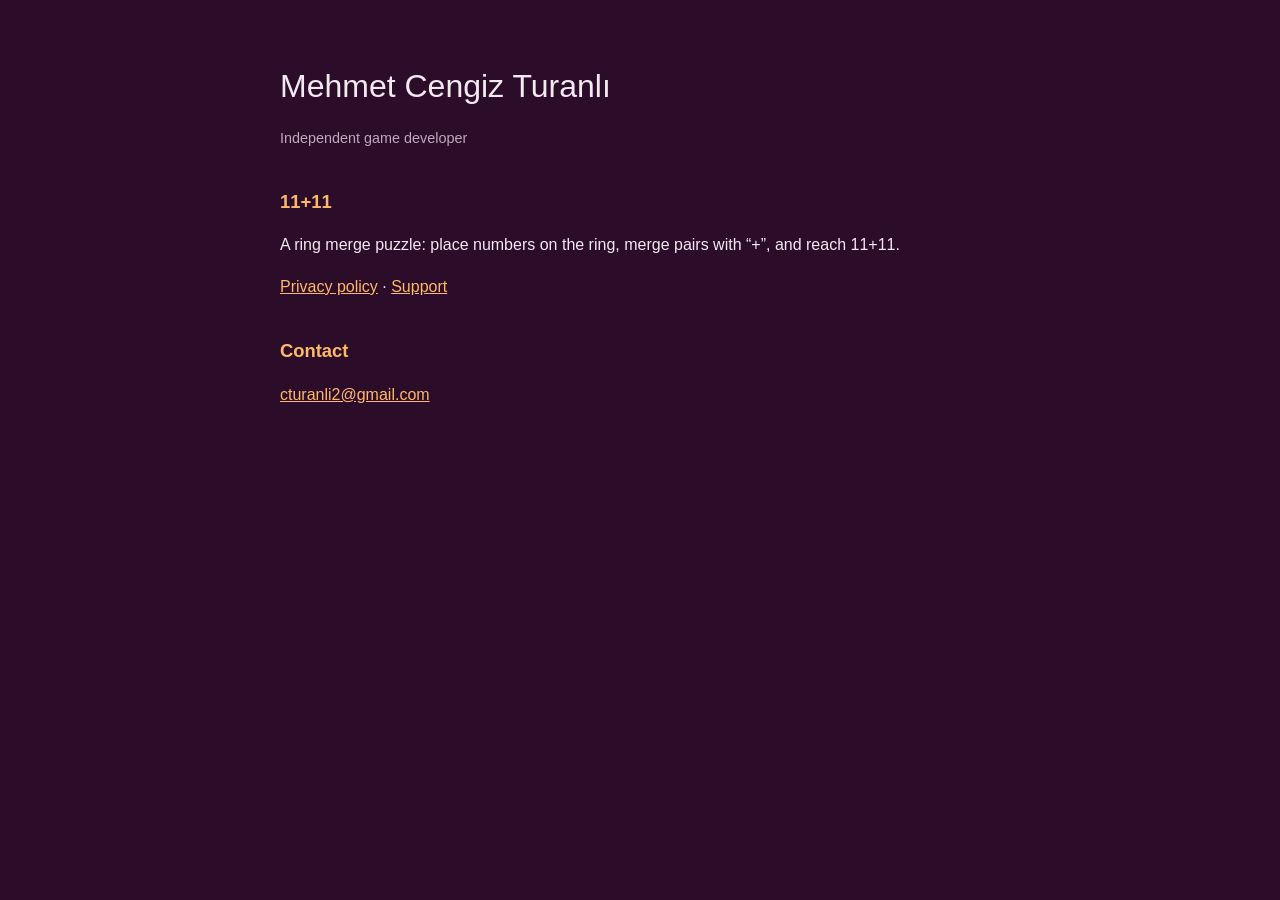
<file: index.html>
<!DOCTYPE html>
<html lang="en">
<head>
<meta charset="utf-8">
<meta name="viewport" content="width=device-width, initial-scale=1">
<title>Mehmet Cengiz Turanlı — Apps</title>
<link rel="stylesheet" href="/style.css">
</head>
<body>
<main>
  <h1>Mehmet Cengiz Turanlı</h1>
  <p class="dim">Independent game developer</p>

  <h2>11+11</h2>
  <p>A ring merge puzzle: place numbers on the ring, merge pairs with “+”, and reach 11+11.</p>
  <p><a href="/11plus11/privacy.html">Privacy policy</a> · <a href="/11plus11/support.html">Support</a></p>

  <h2>Contact</h2>
  <p><a href="mailto:cturanli2@gmail.com">cturanli2@gmail.com</a></p>
</main>
</body>
</html>
</file>
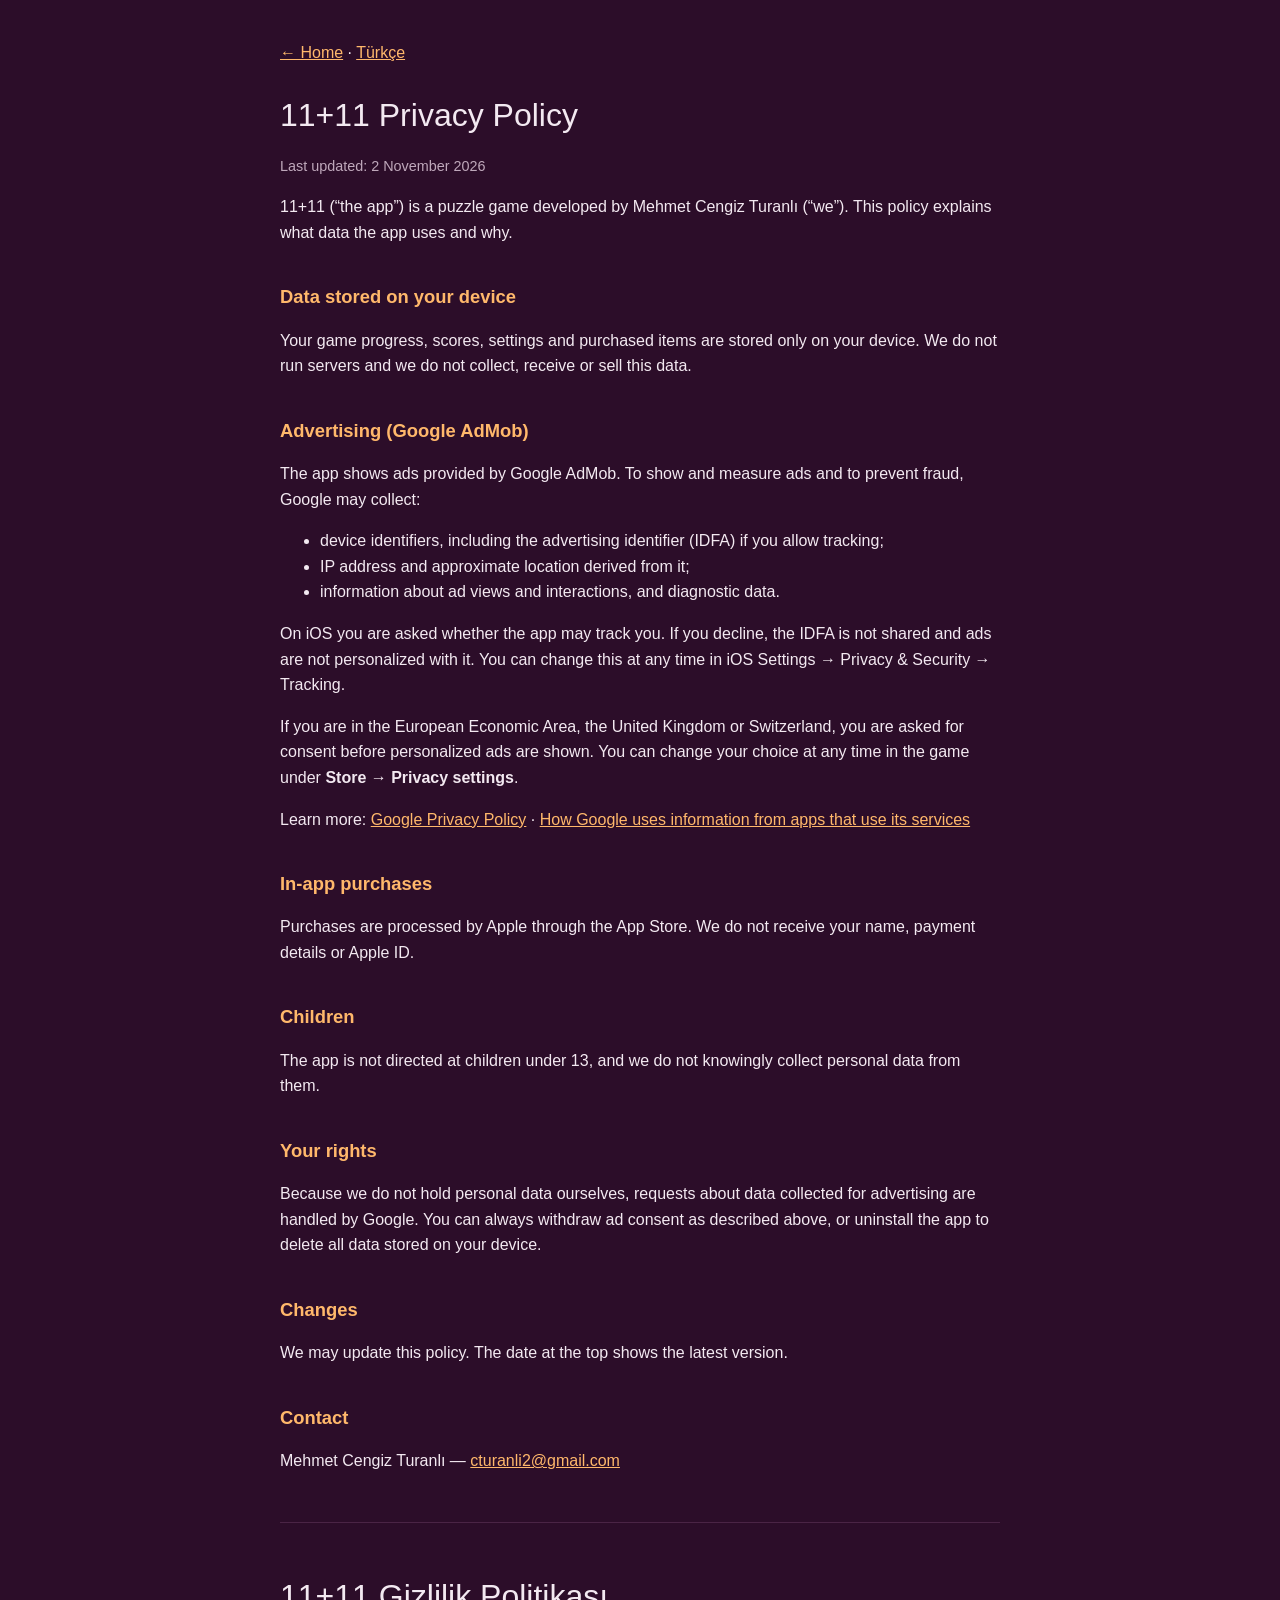
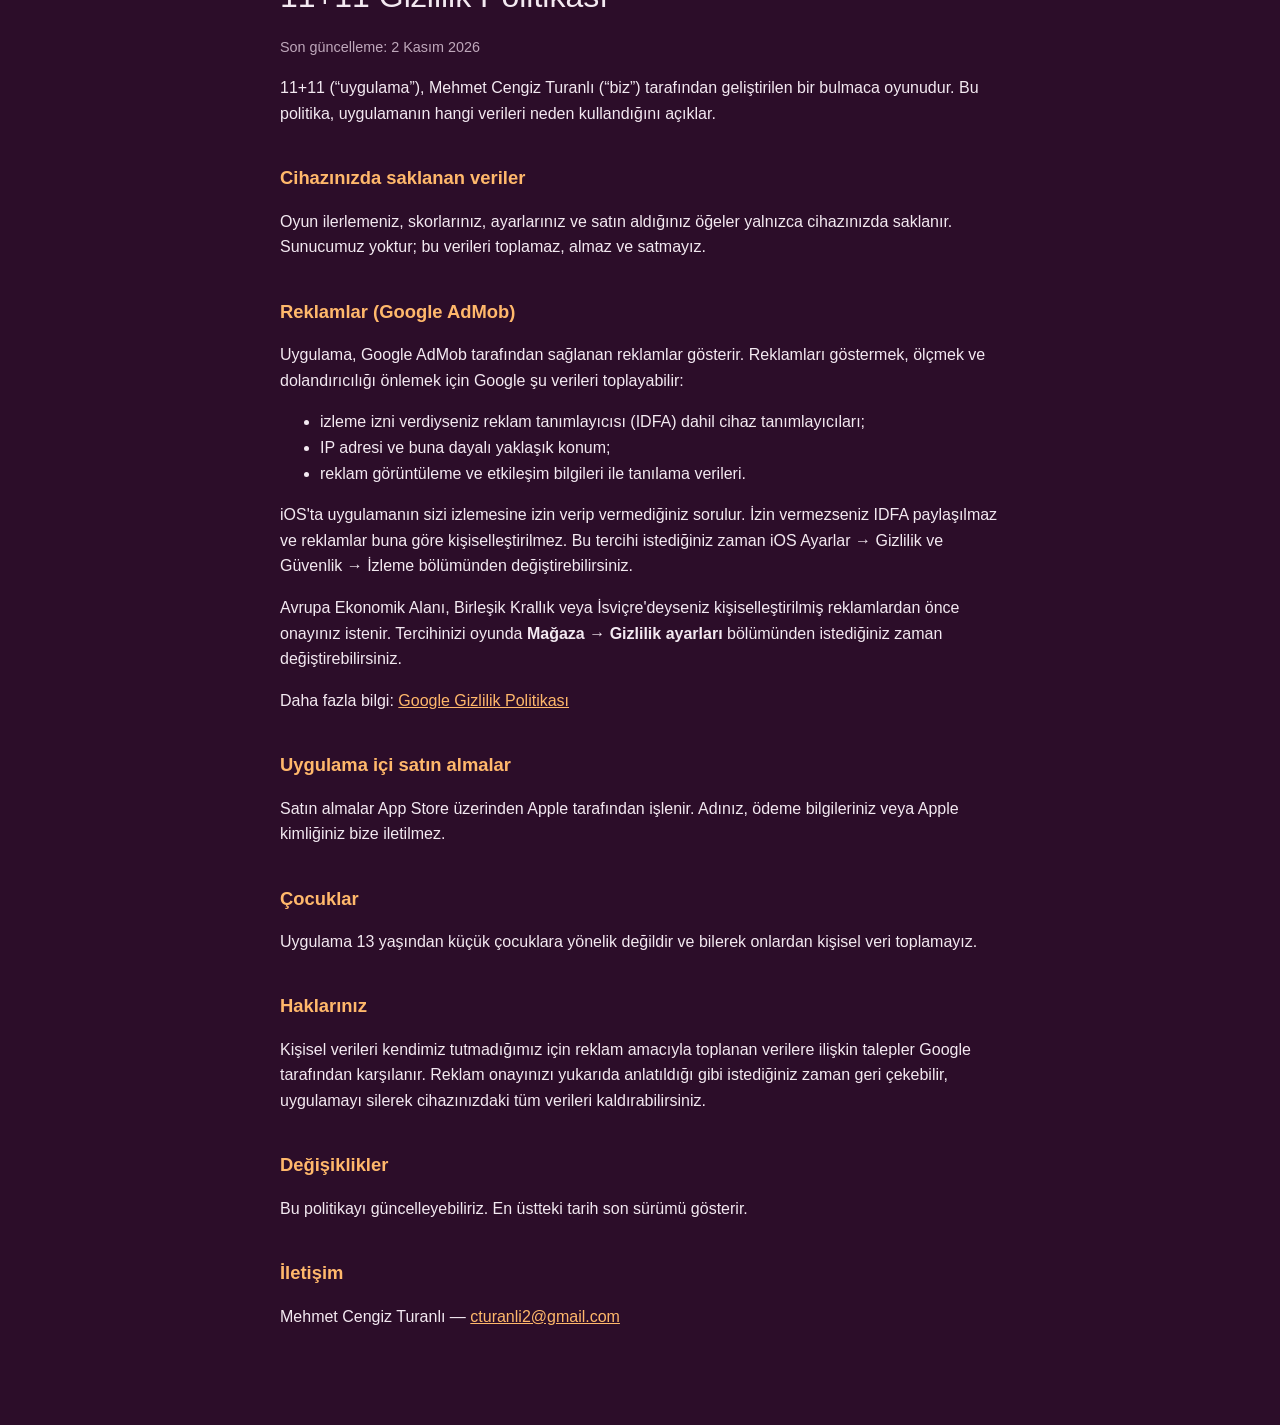
<file: 11plus11/privacy.html>
<!DOCTYPE html>
<html lang="en">
<head>
<meta charset="utf-8">
<meta name="viewport" content="width=device-width, initial-scale=1">
<title>11+11 — Privacy Policy</title>
<link rel="stylesheet" href="/style.css">
</head>
<body>
<main>
  <nav><a href="/">← Home</a> · <a href="#tr">Türkçe</a></nav>

  <h1>11+11 Privacy Policy</h1>
  <p class="dim">Last updated: 2 November 2026</p>

  <p>11+11 (“the app”) is a puzzle game developed by Mehmet Cengiz Turanlı (“we”). This policy explains what data the app uses and why.</p>

  <h2>Data stored on your device</h2>
  <p>Your game progress, scores, settings and purchased items are stored only on your device. We do not run servers and we do not collect, receive or sell this data.</p>

  <h2>Advertising (Google AdMob)</h2>
  <p>The app shows ads provided by Google AdMob. To show and measure ads and to prevent fraud, Google may collect:</p>
  <ul>
    <li>device identifiers, including the advertising identifier (IDFA) if you allow tracking;</li>
    <li>IP address and approximate location derived from it;</li>
    <li>information about ad views and interactions, and diagnostic data.</li>
  </ul>
  <p>On iOS you are asked whether the app may track you. If you decline, the IDFA is not shared and ads are not personalized with it. You can change this at any time in iOS Settings → Privacy &amp; Security → Tracking.</p>
  <p>If you are in the European Economic Area, the United Kingdom or Switzerland, you are asked for consent before personalized ads are shown. You can change your choice at any time in the game under <b>Store → Privacy settings</b>.</p>
  <p>Learn more: <a href="https://policies.google.com/privacy">Google Privacy Policy</a> ·
     <a href="https://policies.google.com/technologies/partner-sites">How Google uses information from apps that use its services</a></p>

  <h2>In-app purchases</h2>
  <p>Purchases are processed by Apple through the App Store. We do not receive your name, payment details or Apple ID.</p>

  <h2>Children</h2>
  <p>The app is not directed at children under 13, and we do not knowingly collect personal data from them.</p>

  <h2>Your rights</h2>
  <p>Because we do not hold personal data ourselves, requests about data collected for advertising are handled by Google. You can always withdraw ad consent as described above, or uninstall the app to delete all data stored on your device.</p>

  <h2>Changes</h2>
  <p>We may update this policy. The date at the top shows the latest version.</p>

  <h2>Contact</h2>
  <p>Mehmet Cengiz Turanlı — <a href="mailto:cturanli2@gmail.com">cturanli2@gmail.com</a></p>

  <hr>

  <h1 id="tr">11+11 Gizlilik Politikası</h1>
  <p class="dim">Son güncelleme: 2 Kasım 2026</p>

  <p>11+11 (“uygulama”), Mehmet Cengiz Turanlı (“biz”) tarafından geliştirilen bir bulmaca oyunudur. Bu politika, uygulamanın hangi verileri neden kullandığını açıklar.</p>

  <h2>Cihazınızda saklanan veriler</h2>
  <p>Oyun ilerlemeniz, skorlarınız, ayarlarınız ve satın aldığınız öğeler yalnızca cihazınızda saklanır. Sunucumuz yoktur; bu verileri toplamaz, almaz ve satmayız.</p>

  <h2>Reklamlar (Google AdMob)</h2>
  <p>Uygulama, Google AdMob tarafından sağlanan reklamlar gösterir. Reklamları göstermek, ölçmek ve dolandırıcılığı önlemek için Google şu verileri toplayabilir:</p>
  <ul>
    <li>izleme izni verdiyseniz reklam tanımlayıcısı (IDFA) dahil cihaz tanımlayıcıları;</li>
    <li>IP adresi ve buna dayalı yaklaşık konum;</li>
    <li>reklam görüntüleme ve etkileşim bilgileri ile tanılama verileri.</li>
  </ul>
  <p>iOS'ta uygulamanın sizi izlemesine izin verip vermediğiniz sorulur. İzin vermezseniz IDFA paylaşılmaz ve reklamlar buna göre kişiselleştirilmez. Bu tercihi istediğiniz zaman iOS Ayarlar → Gizlilik ve Güvenlik → İzleme bölümünden değiştirebilirsiniz.</p>
  <p>Avrupa Ekonomik Alanı, Birleşik Krallık veya İsviçre'deyseniz kişiselleştirilmiş reklamlardan önce onayınız istenir. Tercihinizi oyunda <b>Mağaza → Gizlilik ayarları</b> bölümünden istediğiniz zaman değiştirebilirsiniz.</p>
  <p>Daha fazla bilgi: <a href="https://policies.google.com/privacy?hl=tr">Google Gizlilik Politikası</a></p>

  <h2>Uygulama içi satın almalar</h2>
  <p>Satın almalar App Store üzerinden Apple tarafından işlenir. Adınız, ödeme bilgileriniz veya Apple kimliğiniz bize iletilmez.</p>

  <h2>Çocuklar</h2>
  <p>Uygulama 13 yaşından küçük çocuklara yönelik değildir ve bilerek onlardan kişisel veri toplamayız.</p>

  <h2>Haklarınız</h2>
  <p>Kişisel verileri kendimiz tutmadığımız için reklam amacıyla toplanan verilere ilişkin talepler Google tarafından karşılanır. Reklam onayınızı yukarıda anlatıldığı gibi istediğiniz zaman geri çekebilir, uygulamayı silerek cihazınızdaki tüm verileri kaldırabilirsiniz.</p>

  <h2>Değişiklikler</h2>
  <p>Bu politikayı güncelleyebiliriz. En üstteki tarih son sürümü gösterir.</p>

  <h2>İletişim</h2>
  <p>Mehmet Cengiz Turanlı — <a href="mailto:cturanli2@gmail.com">cturanli2@gmail.com</a></p>
</main>
</body>
</html>
</file>
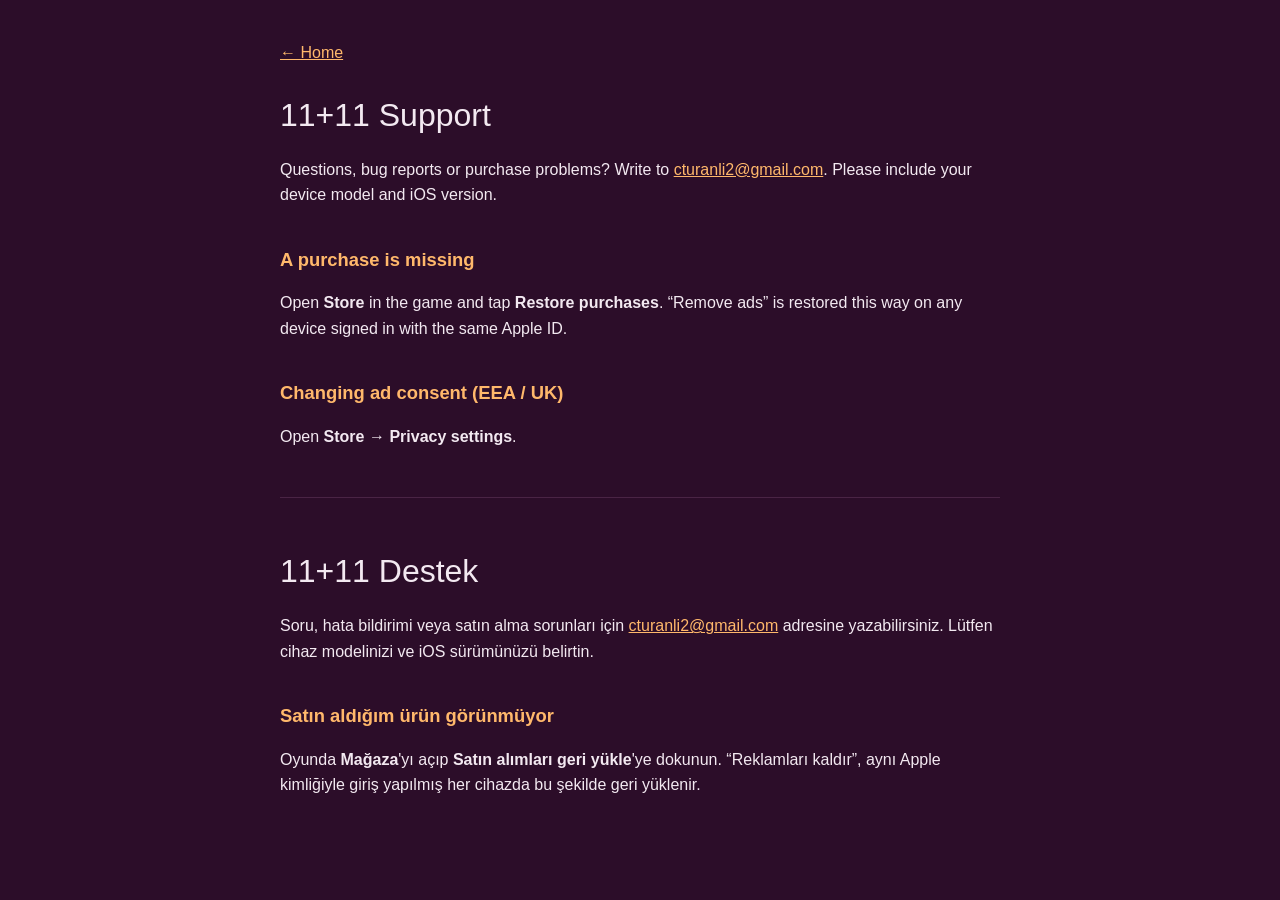
<file: 11plus11/support.html>
<!DOCTYPE html>
<html lang="en">
<head>
<meta charset="utf-8">
<meta name="viewport" content="width=device-width, initial-scale=1">
<title>11+11 — Support</title>
<link rel="stylesheet" href="/style.css">
</head>
<body>
<main>
  <nav><a href="/">← Home</a></nav>
  <h1>11+11 Support</h1>
  <p>Questions, bug reports or purchase problems? Write to
     <a href="mailto:cturanli2@gmail.com?subject=11%2B11%20Support">cturanli2@gmail.com</a>.
     Please include your device model and iOS version.</p>

  <h2>A purchase is missing</h2>
  <p>Open <b>Store</b> in the game and tap <b>Restore purchases</b>. “Remove ads” is restored this way on any device signed in with the same Apple ID.</p>

  <h2>Changing ad consent (EEA / UK)</h2>
  <p>Open <b>Store → Privacy settings</b>.</p>

  <hr>

  <h1>11+11 Destek</h1>
  <p>Soru, hata bildirimi veya satın alma sorunları için
     <a href="mailto:cturanli2@gmail.com?subject=11%2B11%20Destek">cturanli2@gmail.com</a>
     adresine yazabilirsiniz. Lütfen cihaz modelinizi ve iOS sürümünüzü belirtin.</p>
  <h2>Satın aldığım ürün görünmüyor</h2>
  <p>Oyunda <b>Mağaza</b>'yı açıp <b>Satın alımları geri yükle</b>'ye dokunun. “Reklamları kaldır”, aynı Apple kimliğiyle giriş yapılmış her cihazda bu şekilde geri yüklenir.</p>
</main>
</body>
</html>
</file>
<file: style.css>
:root { color-scheme: dark; }
body { margin: 0; background: #2C0D29; color: #F3E9F1; font: 16px/1.6 -apple-system, BlinkMacSystemFont, "Segoe UI", Roboto, sans-serif; }
main { max-width: 720px; margin: 0 auto; padding: 40px 20px 80px; }
h1 { font-weight: 500; margin-bottom: 4px; }
h2 { font-weight: 600; font-size: 1.15rem; margin-top: 2em; color: #FFB86B; }
a { color: #FFB86B; }
.dim { color: #BFA8BB; font-size: .9rem; }
nav { margin-bottom: 24px; }
hr { border: 0; border-top: 1px solid #4A2445; margin: 48px 0; }
</file>
